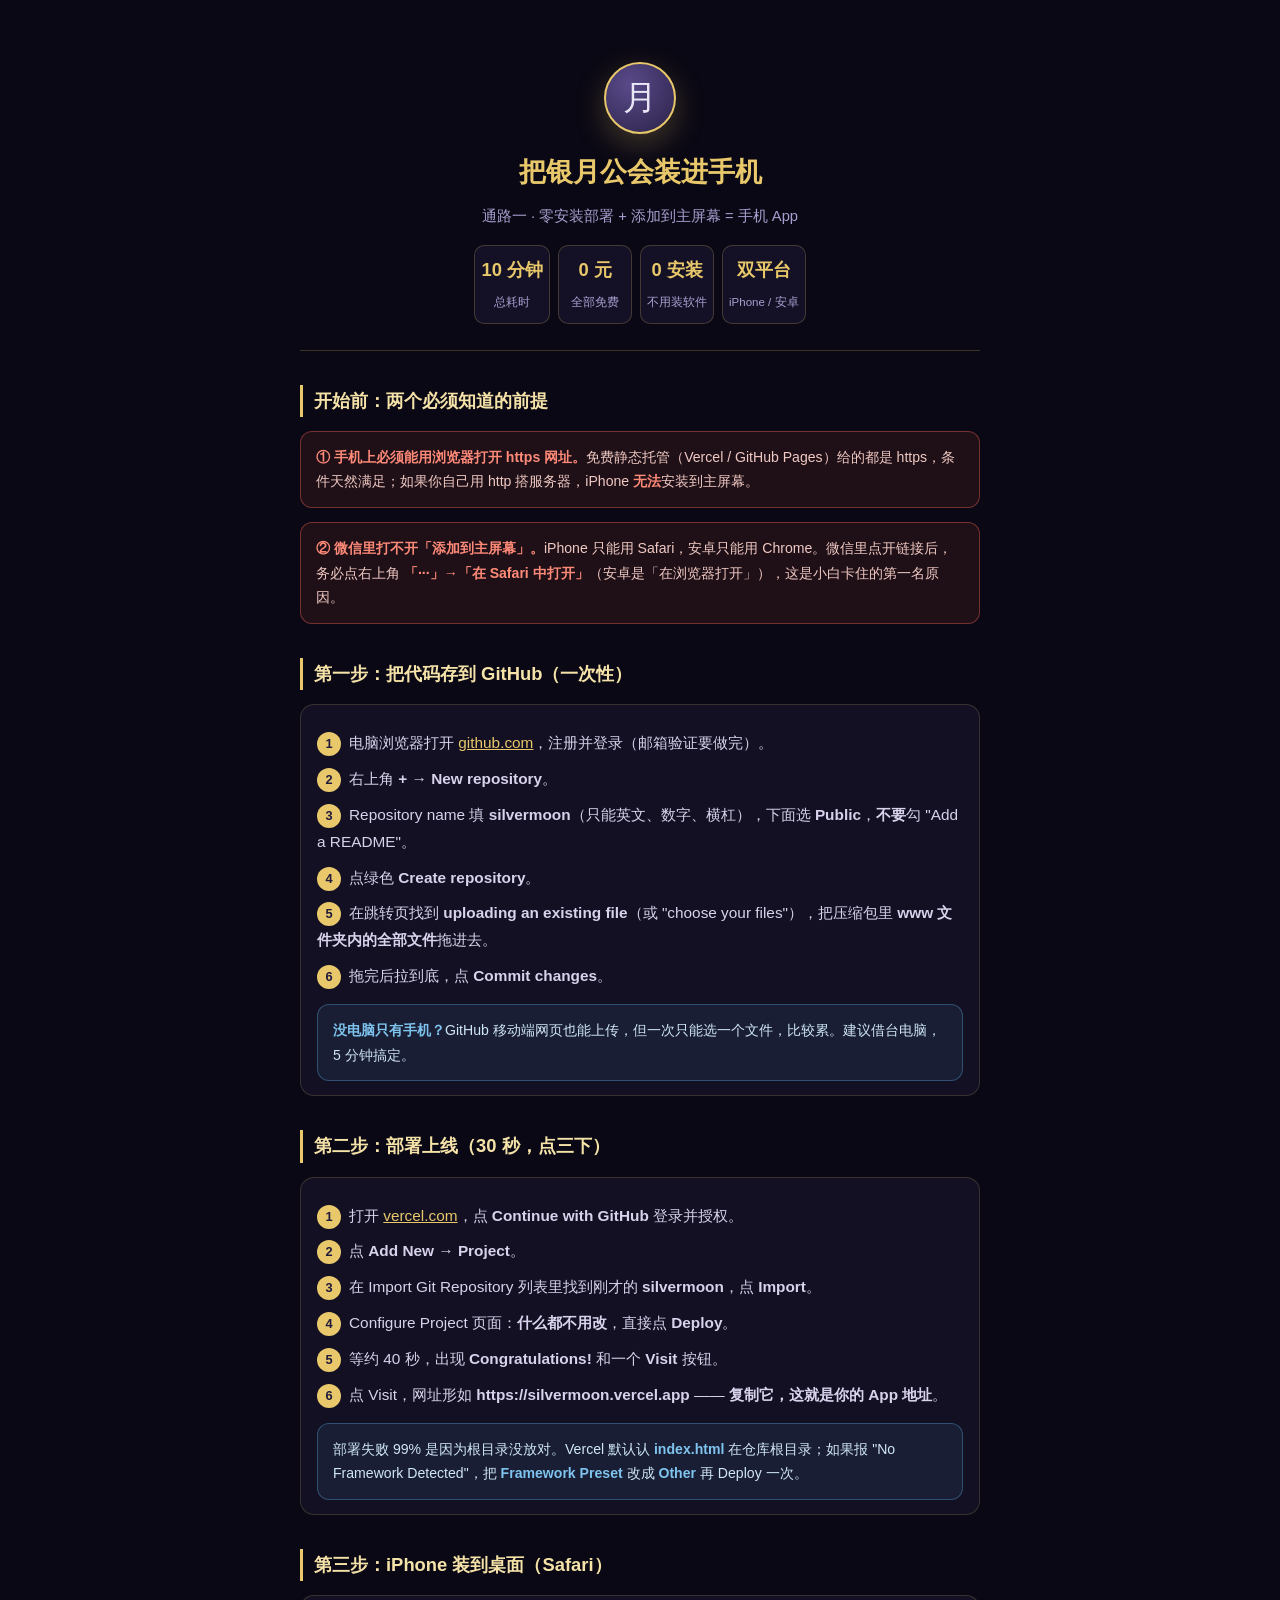
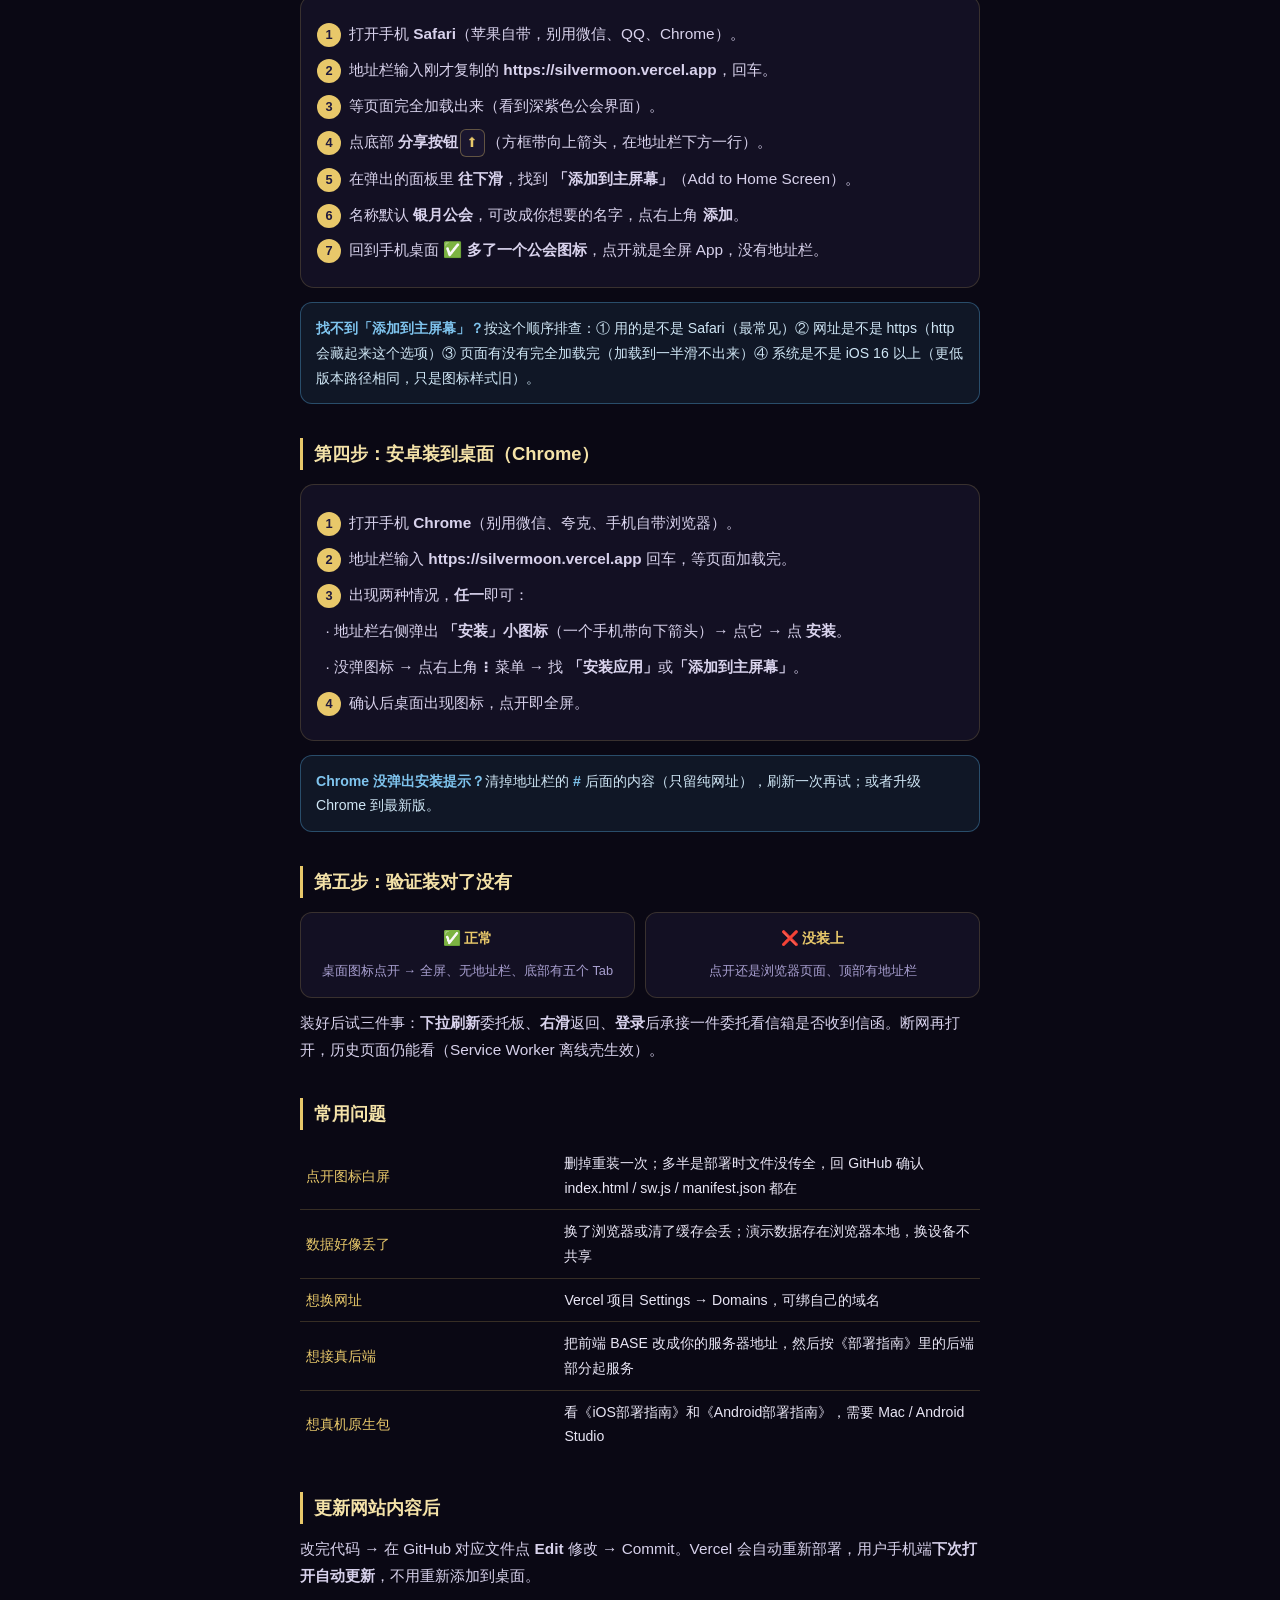
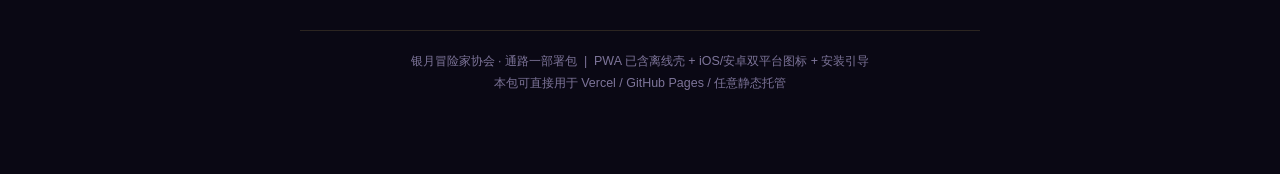
<file: install-guide.html>
<!DOCTYPE html>
<html lang="zh-CN">
<head>
<meta charset="UTF-8">
<meta name="viewport" content="width=device-width,initial-scale=1">
<title>安装银月公会 · 手机端指引</title>
<style>
*{margin:0;padding:0;box-sizing:border-box}
body{font-family:-apple-system,BlinkMacSystemFont,"PingFang SC","Microsoft YaHei",sans-serif;background:#0a0814;color:#e9e6f5;line-height:1.75;-webkit-text-size-adjust:100%}
.wrap{max-width:720px;margin:0 auto;padding:28px 20px 80px}
header{text-align:center;padding:34px 0 26px;border-bottom:1px solid rgba(232,200,106,.22);margin-bottom:8px}
.sigil{width:72px;height:72px;margin:0 auto 14px;background:radial-gradient(circle at 35% 30%,#5a4a8a,#2a2248);border:2px solid #e8c86a;border-radius:50%;display:flex;align-items:center;justify-content:center;font-size:34px;box-shadow:0 10px 30px rgba(232,200,106,.25)}
h1{font-size:1.7rem;color:#e8c86a;margin-bottom:8px}
.sub{color:#a89fd0;font-size:.92rem}
.badge-row{display:flex;gap:8px;justify-content:center;flex-wrap:wrap;margin-top:16px}
.b{min-width:74px;background:rgba(26,22,46,.72);border:1px solid rgba(232,200,106,.22);border-radius:10px;padding:8px 6px;text-align:center}
.b b{display:block;color:#e8c86a;font-size:1.15rem}
.b span{font-size:.72rem;color:#a89fd0}
h2{font-size:1.15rem;color:#f4e2a8;margin:34px 0 12px;padding-left:11px;border-left:3px solid #e8c86a}
p{margin:9px 0;font-size:.96rem;color:#d8d2ec}
ol{margin:10px 0 0 22px}
li{margin:11px 0;font-size:.95rem}
.step{background:rgba(26,22,46,.6);border:1px solid rgba(232,200,106,.18);border-radius:14px;padding:16px 16px 14px;margin-top:14px}
.step .n{display:inline-block;min-width:24px;height:24px;line-height:24px;text-align:center;background:#e8c86a;color:#201a3d;border-radius:50%;font-size:.8rem;font-weight:800;margin-right:8px}
.warn{background:rgba(224,91,74,.1);border:1px solid rgba(224,91,74,.45);border-radius:12px;padding:13px 15px;margin-top:14px;font-size:.88rem;color:#f0c9c2}
.warn b{color:#ff8a78}
.tip{background:rgba(79,159,208,.1);border:1px solid rgba(79,159,208,.4);border-radius:12px;padding:13px 15px;margin-top:14px;font-size:.88rem;color:#cfe6f5}
.tip b{color:#7fc4ee}
.kbd{display:inline-block;background:#1a162e;border:1px solid rgba(232,200,106,.35);border-radius:6px;padding:1px 8px;font-size:.85rem;color:#e8c86a;margin:0 2px}
.row{display:flex;gap:10px;margin-top:14px}
.card{flex:1;background:rgba(26,22,46,.6);border:1px solid rgba(232,200,106,.18);border-radius:12px;padding:13px;text-align:center}
.card b{color:#e8c86a;display:block;margin-bottom:5px;font-size:.9rem}
.card span{font-size:.8rem;color:#a89fd0}
pre{background:#121024;border:1px solid rgba(232,200,106,.2);border-radius:10px;padding:12px 13px;overflow:auto;font-size:.82rem;color:#c3b9e0;margin-top:10px;white-space:pre-wrap;word-break:break-all}
a{color:#e8c86a}
footer{text-align:center;color:#7d7499;font-size:.78rem;margin-top:40px;padding-top:20px;border-top:1px solid rgba(232,200,106,.15)}
</style>
</head>
<body>
<div class="wrap">

<header>
  <div class="sigil">月</div>
  <h1>把银月公会装进手机</h1>
  <div class="sub">通路一 · 零安装部署 + 添加到主屏幕 = 手机 App</div>
  <div class="badge-row">
    <div class="b"><b>10 分钟</b><span>总耗时</span></div>
    <div class="b"><b>0 元</b><span>全部免费</span></div>
    <div class="b"><b>0 安装</b><span>不用装软件</span></div>
    <div class="b"><b>双平台</b><span>iPhone / 安卓</span></div>
  </div>
</header>

<h2>开始前：两个必须知道的前提</h2>
<div class="warn">
<b>① 手机上必须能用浏览器打开 https 网址。</b>免费静态托管（Vercel / GitHub Pages）给的都是 https，条件天然满足；如果你自己用 http 搭服务器，iPhone <b>无法</b>安装到主屏幕。
</div>
<div class="warn">
<b>② 微信里打不开「添加到主屏幕」。</b>iPhone 只能用 Safari，安卓只能用 Chrome。微信里点开链接后，务必点右上角 <b>「···」→「在 Safari 中打开」</b>（安卓是「在浏览器打开」），这是小白卡住的第一名原因。
</div>

<h2>第一步：把代码存到 GitHub（一次性）</h2>
<div class="step">
<p><span class="n">1</span>电脑浏览器打开 <a href="https://github.com">github.com</a>，注册并登录（邮箱验证要做完）。</p>
<p><span class="n">2</span>右上角 <b>+</b> → <b>New repository</b>。</p>
<p><span class="n">3</span>Repository name 填 <b>silvermoon</b>（只能英文、数字、横杠），下面选 <b>Public</b>，<b>不要</b>勾 "Add a README"。</p>
<p><span class="n">4</span>点绿色 <b>Create repository</b>。</p>
<p><span class="n">5</span>在跳转页找到 <b>uploading an existing file</b>（或 "choose your files"），把压缩包里 <b>www 文件夹内的全部文件</b>拖进去。</p>
<p><span class="n">6</span>拖完后拉到底，点 <b>Commit changes</b>。</p>
<div class="tip"><b>没电脑只有手机？</b>GitHub 移动端网页也能上传，但一次只能选一个文件，比较累。建议借台电脑，5 分钟搞定。</div>
</div>

<h2>第二步：部署上线（30 秒，点三下）</h2>
<div class="step">
<p><span class="n">1</span>打开 <a href="https://vercel.com">vercel.com</a>，点 <b>Continue with GitHub</b> 登录并授权。</p>
<p><span class="n">2</span>点 <b>Add New → Project</b>。</p>
<p><span class="n">3</span>在 Import Git Repository 列表里找到刚才的 <b>silvermoon</b>，点 <b>Import</b>。</p>
<p><span class="n">4</span>Configure Project 页面：<b>什么都不用改</b>，直接点 <b>Deploy</b>。</p>
<p><span class="n">5</span>等约 40 秒，出现 <b>Congratulations!</b> 和一个 <b>Visit</b> 按钮。</p>
<p><span class="n">6</span>点 Visit，网址形如 <b>https://silvermoon.vercel.app</b> —— <b>复制它，这就是你的 App 地址</b>。</p>
<div class="tip">部署失败 99% 是因为根目录没放对。Vercel 默认认 <b>index.html</b> 在仓库根目录；如果报 "No Framework Detected"，把 <b>Framework Preset</b> 改成 <b>Other</b> 再 Deploy 一次。</div>
</div>

<h2>第三步：iPhone 装到桌面（Safari）</h2>
<div class="step">
<p><span class="n">1</span>打开手机 <b>Safari</b>（苹果自带，别用微信、QQ、Chrome）。</p>
<p><span class="n">2</span>地址栏输入刚才复制的 <b>https://silvermoon.vercel.app</b>，回车。</p>
<p><span class="n">3</span>等页面完全加载出来（看到深紫色公会界面）。</p>
<p><span class="n">4</span>点底部 <b>分享按钮</b><span class="kbd">⬆</span>（方框带向上箭头，在地址栏下方一行）。</p>
<p><span class="n">5</span>在弹出的面板里 <b>往下滑</b>，找到 <b>「添加到主屏幕」</b>（Add to Home Screen）。</p>
<p><span class="n">6</span>名称默认 <b>银月公会</b>，可改成你想要的名字，点右上角 <b>添加</b>。</p>
<p><span class="n">7</span>回到手机桌面 ✅ <b>多了一个公会图标</b>，点开就是全屏 App，没有地址栏。</p>
</div>
<div class="tip"><b>找不到「添加到主屏幕」？</b>按这个顺序排查：① 用的是不是 Safari（最常见）② 网址是不是 https（http 会藏起来这个选项）③ 页面有没有完全加载完（加载到一半滑不出来）④ 系统是不是 iOS 16 以上（更低版本路径相同，只是图标样式旧）。</div>

<h2>第四步：安卓装到桌面（Chrome）</h2>
<div class="step">
<p><span class="n">1</span>打开手机 <b>Chrome</b>（别用微信、夸克、手机自带浏览器）。</p>
<p><span class="n">2</span>地址栏输入 <b>https://silvermoon.vercel.app</b> 回车，等页面加载完。</p>
<p><span class="n">3</span>出现两种情况，<b>任一</b>即可：</p>
<p>&nbsp;&nbsp;· 地址栏右侧弹出 <b>「安装」小图标</b>（一个手机带向下箭头）→ 点它 → 点 <b>安装</b>。</p>
<p>&nbsp;&nbsp;· 没弹图标 → 点右上角 <b>⋮</b> 菜单 → 找 <b>「安装应用」</b>或<b>「添加到主屏幕」</b>。</p>
<p><span class="n">4</span>确认后桌面出现图标，点开即全屏。</p>
</div>
<div class="tip"><b>Chrome 没弹出安装提示？</b>清掉地址栏的 <b>#</b> 后面的内容（只留纯网址），刷新一次再试；或者升级 Chrome 到最新版。</div>

<h2>第五步：验证装对了没有</h2>
<div class="row">
  <div class="card"><b>✅ 正常</b><span>桌面图标点开 → 全屏、无地址栏、底部有五个 Tab</span></div>
  <div class="card"><b>❌ 没装上</b><span>点开还是浏览器页面、顶部有地址栏</span></div>
</div>
<p style="margin-top:12px">装好后试三件事：<b>下拉刷新</b>委托板、<b>右滑</b>返回、<b>登录</b>后承接一件委托看信箱是否收到信函。断网再打开，历史页面仍能看（Service Worker 离线壳生效）。</p>

<h2>常用问题</h2>
<table style="width:100%;border-collapse:collapse;margin-top:8px;font-size:.88rem">
<tr style="border-bottom:1px solid rgba(232,200,106,.2)"><td style="padding:9px 6px;color:#e8c86a;width:38%">点开图标白屏</td><td style="padding:9px 6px">删掉重装一次；多半是部署时文件没传全，回 GitHub 确认 index.html / sw.js / manifest.json 都在</td></tr>
<tr style="border-bottom:1px solid rgba(232,200,106,.2)"><td style="padding:9px 6px;color:#e8c86a">数据好像丢了</td><td style="padding:9px 6px">换了浏览器或清了缓存会丢；演示数据存在浏览器本地，换设备不共享</td></tr>
<tr style="border-bottom:1px solid rgba(232,200,106,.2)"><td style="padding:9px 6px;color:#e8c86a">想换网址</td><td style="padding:9px 6px">Vercel 项目 Settings → Domains，可绑自己的域名</td></tr>
<tr style="border-bottom:1px solid rgba(232,200,106,.2)"><td style="padding:9px 6px;color:#e8c86a">想接真后端</td><td style="padding:9px 6px">把前端 BASE 改成你的服务器地址，然后按《部署指南》里的后端部分起服务</td></tr>
<tr><td style="padding:9px 6px;color:#e8c86a">想真机原生包</td><td style="padding:9px 6px">看《iOS部署指南》和《Android部署指南》，需要 Mac / Android Studio</td></tr>
</table>

<h2>更新网站内容后</h2>
<p>改完代码 → 在 GitHub 对应文件点 <b>Edit</b> 修改 → Commit。Vercel 会自动重新部署，用户手机端<b>下次打开自动更新</b>，不用重新添加到桌面。</p>

<footer>
银月冒险家协会 · 通路一部署包 &nbsp;|&nbsp; PWA 已含离线壳 + iOS/安卓双平台图标 + 安装引导<br>
本包可直接用于 Vercel / GitHub Pages / 任意静态托管
</footer>

</div>
</body>
</html>
</file>
